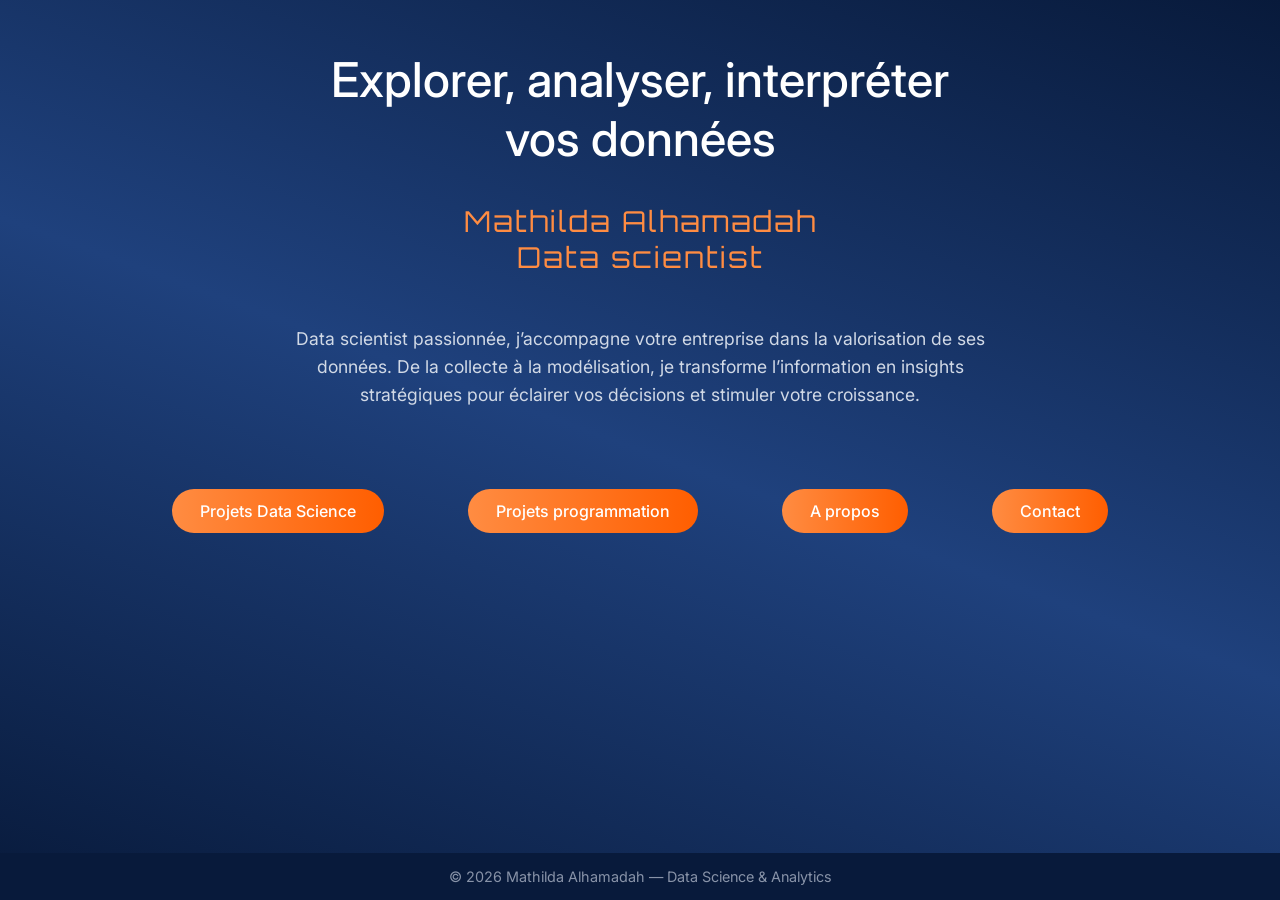
<file: index.html>
<!DOCTYPE html>
<html lang="fr">
<head>
  <meta charset="UTF-8">
  <meta name="viewport" content="width=device-width, initial-scale=1.0">
  <title>Mathilda Alhamadah | Data Scientist</title>
  <link rel="stylesheet" href="style.css"/>
  <link href="https://fonts.googleapis.com/css2?family=Orbitron:wght@400;600&family=Inter:wght@300;400;500&display=swap" rel="stylesheet">
</head>
<body>

  <div class="main">
    <div class="container">
      <h1>Explorer, analyser, interpréter <br> vos données</h1>
      <div class="tagline">Mathilda Alhamadah <br> Data scientist</div>

      <p class="description">
        Data scientist passionnée, j’accompagne votre entreprise dans la valorisation de ses données.
        De la collecte à la modélisation, je transforme l’information en insights stratégiques pour
        éclairer vos décisions et stimuler votre croissance.
      </p>
    </div>
  

      <!--Boutons-->
    <div class="boutons">
      <a href="Projets_data/Projets_data.html" class="cta">Projets Data Science</a>
      <a href="Projets_prog/projets_prog.html" class="cta">Projets programmation</a>
      <a href="A_propos/a_propos.html" class="cta">A propos</a>
      <a href="" class="cta">Contact</a>
    </div>
  </div>

    <div class="footer">
      © 2026 Mathilda Alhamadah — Data Science & Analytics
    </div>
  
</body>
</html>
</file>
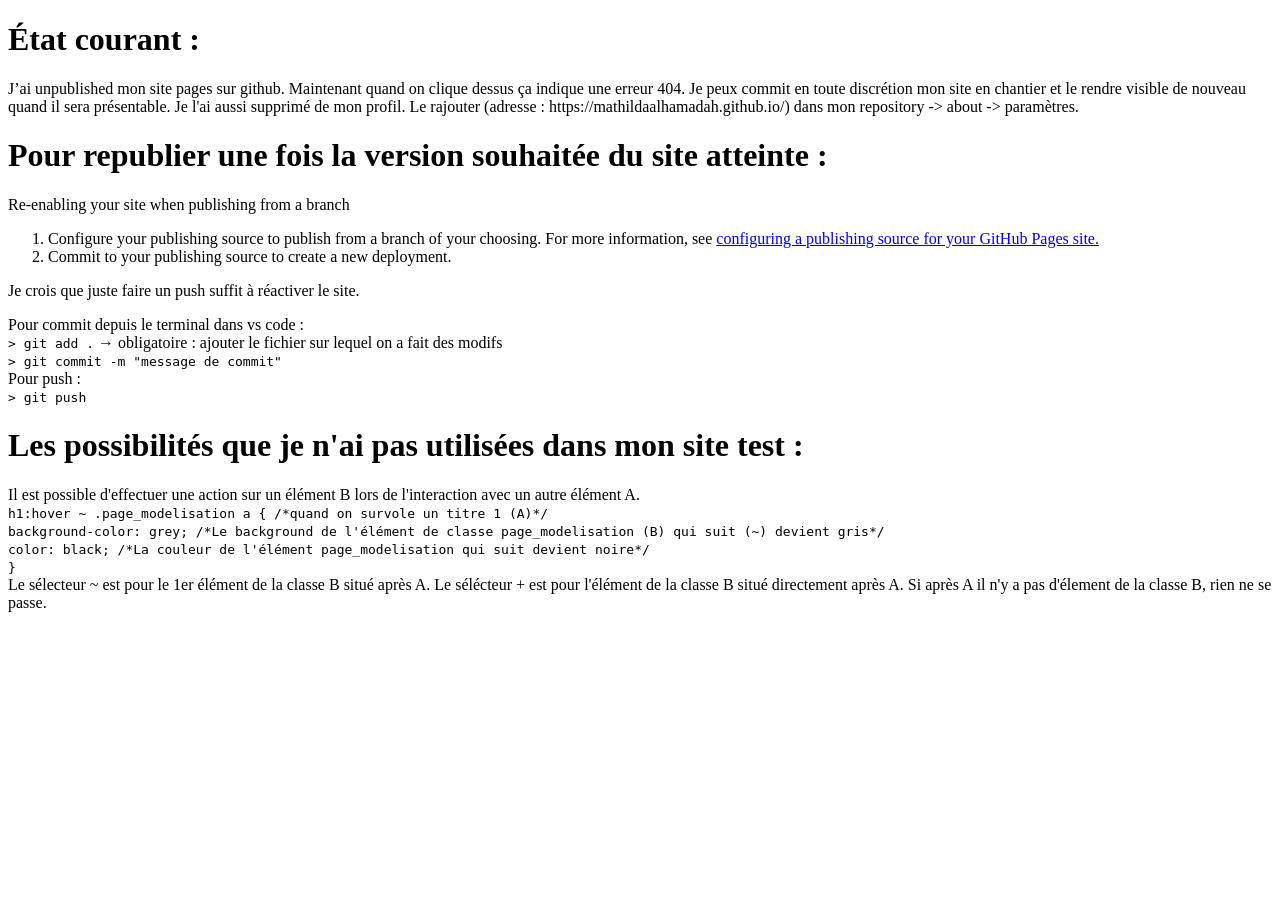
<file: how_to.html>
<!DOCTYPE html>
<html lang="en">
<head>
    <meta charset="UTF-8">
    <meta name="viewport" content="width=device-width, initial-scale=1.0">
    <title>Document</title>
</head>
<body>
    <h1>
        État courant :
    </h1>
    <p>
        J’ai unpublished mon site pages sur github. Maintenant quand on clique dessus ça indique une erreur 404. Je peux commit en toute discrétion mon site en chantier et le rendre visible de nouveau quand il sera présentable.
        Je l'ai aussi supprimé de mon profil. Le rajouter (adresse : https://mathildaalhamadah.github.io/) dans mon repository -> about -> paramètres.<br>
    </p>
    <h1>
        Pour republier une fois la version souhaitée du site atteinte :
    </h1>
    <p>
        Re-enabling your site when publishing from a branch
            <ol>
                <li>
                    Configure your publishing source to publish from a branch of your choosing. For more information, see <a href="https://docs.github.com/en/pages/getting-started-with-github-pages/configuring-a-publishing-source-for-your-github-pages-site#publishing-from-a-branch">configuring a publishing source for your GitHub Pages site.</a>
                </li>
                <li>
                    Commit to your publishing source to create a new deployment.
                </li>
            </ol>
            Je crois que juste faire un push suffit à réactiver le site. 
    </p>    
    <p>
        Pour commit depuis le terminal dans vs code : <br>
        <code>> git add .</code> → obligatoire : ajouter le fichier sur lequel on a fait des modifs <br>
        <code>> git commit -m "message de commit"</code> <br>
        Pour push : <br>
        <code>> git push </code>
    </p>    
    <h1>Les possibilités que je n'ai pas utilisées dans mon site test :</h1>
    <p>
        Il est possible d'effectuer une action sur un élément B lors de l'interaction avec un autre élément A. <br>
        <code>
            h1:hover ~ .page_modelisation a { /*quand on survole un titre 1 (A)*/ <br>
            background-color: grey; /*Le background de l'élément de classe page_modelisation (B) qui suit (~) devient gris*/ <br>
            color: black; /*La couleur de l'élément page_modelisation qui suit devient noire*/ <br>
            } <br>
        </code>
        Le sélecteur ~ est pour le 1er élément de la classe B situé après A. Le sélécteur + est pour l'élément de la classe B situé directement après A. Si après A il n'y a pas d'élement de la classe B, rien ne se passe.
    </p>
</body>
</html>
</file>
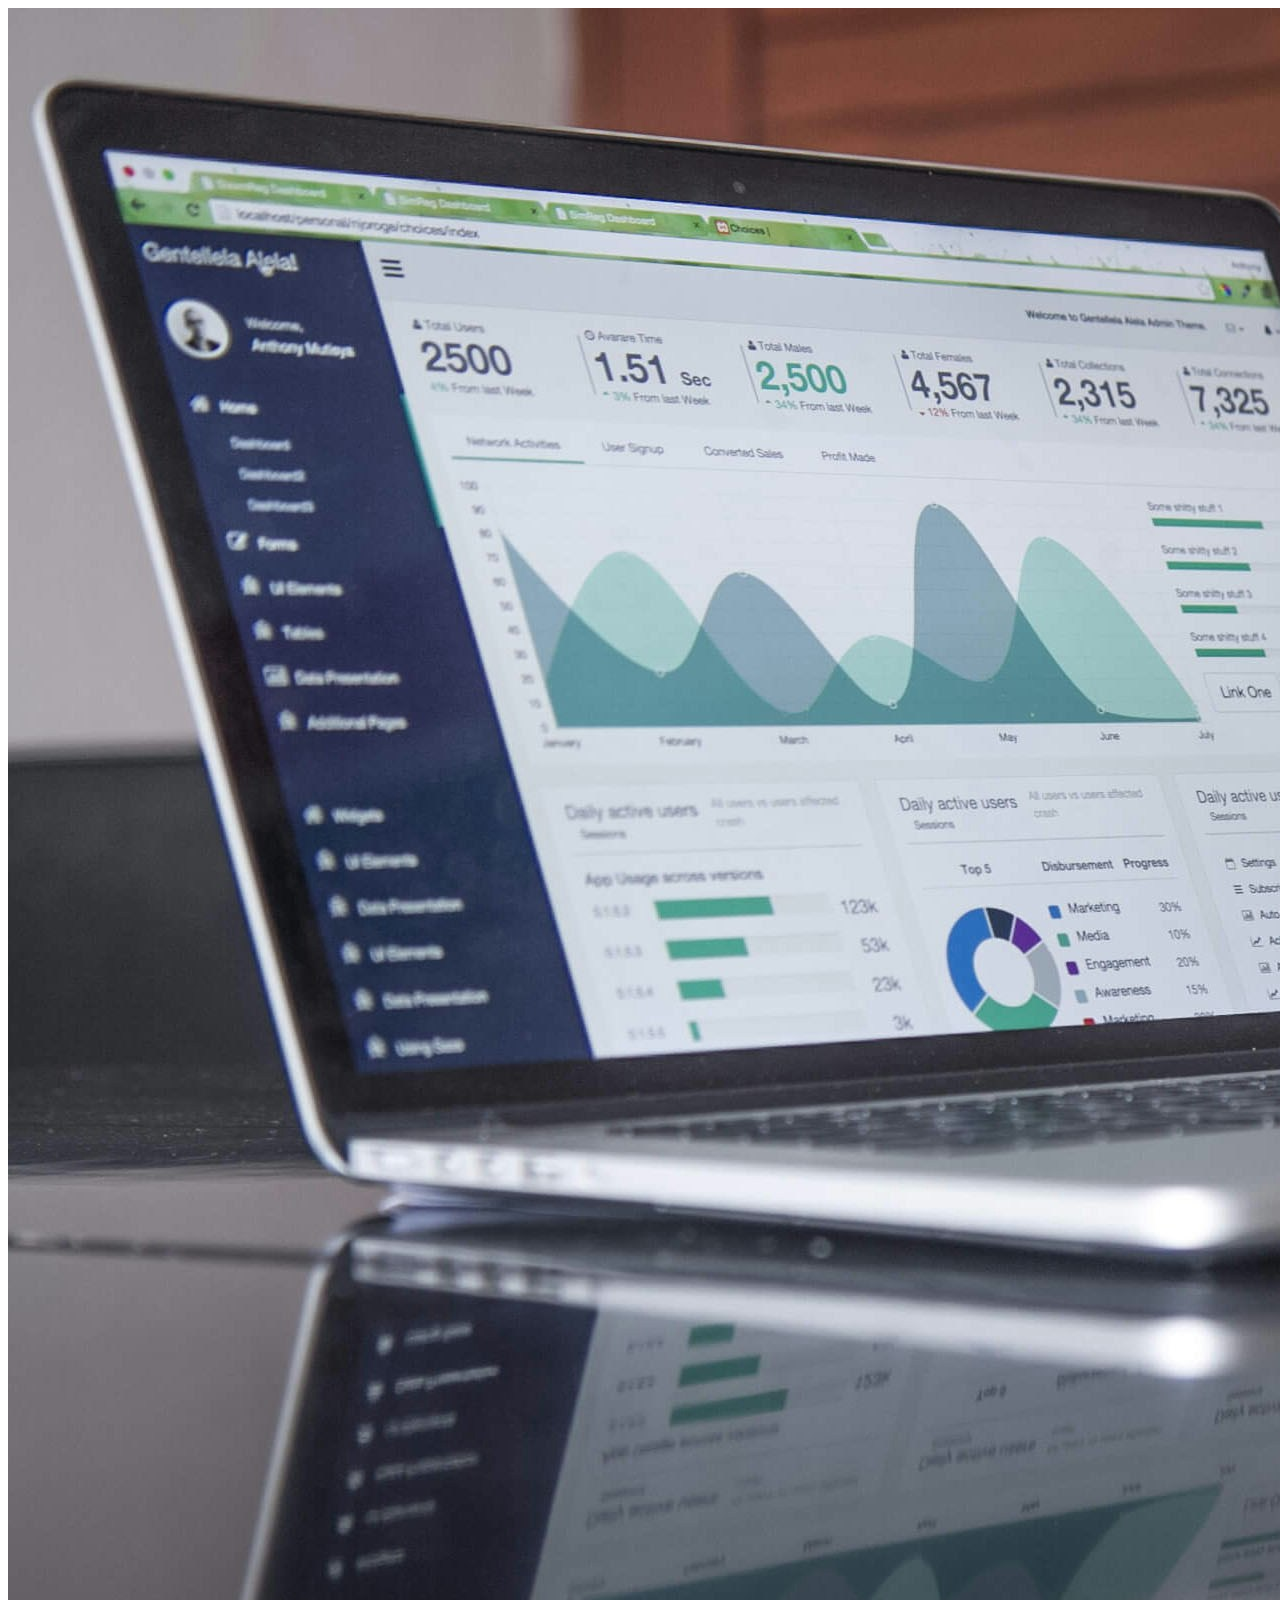
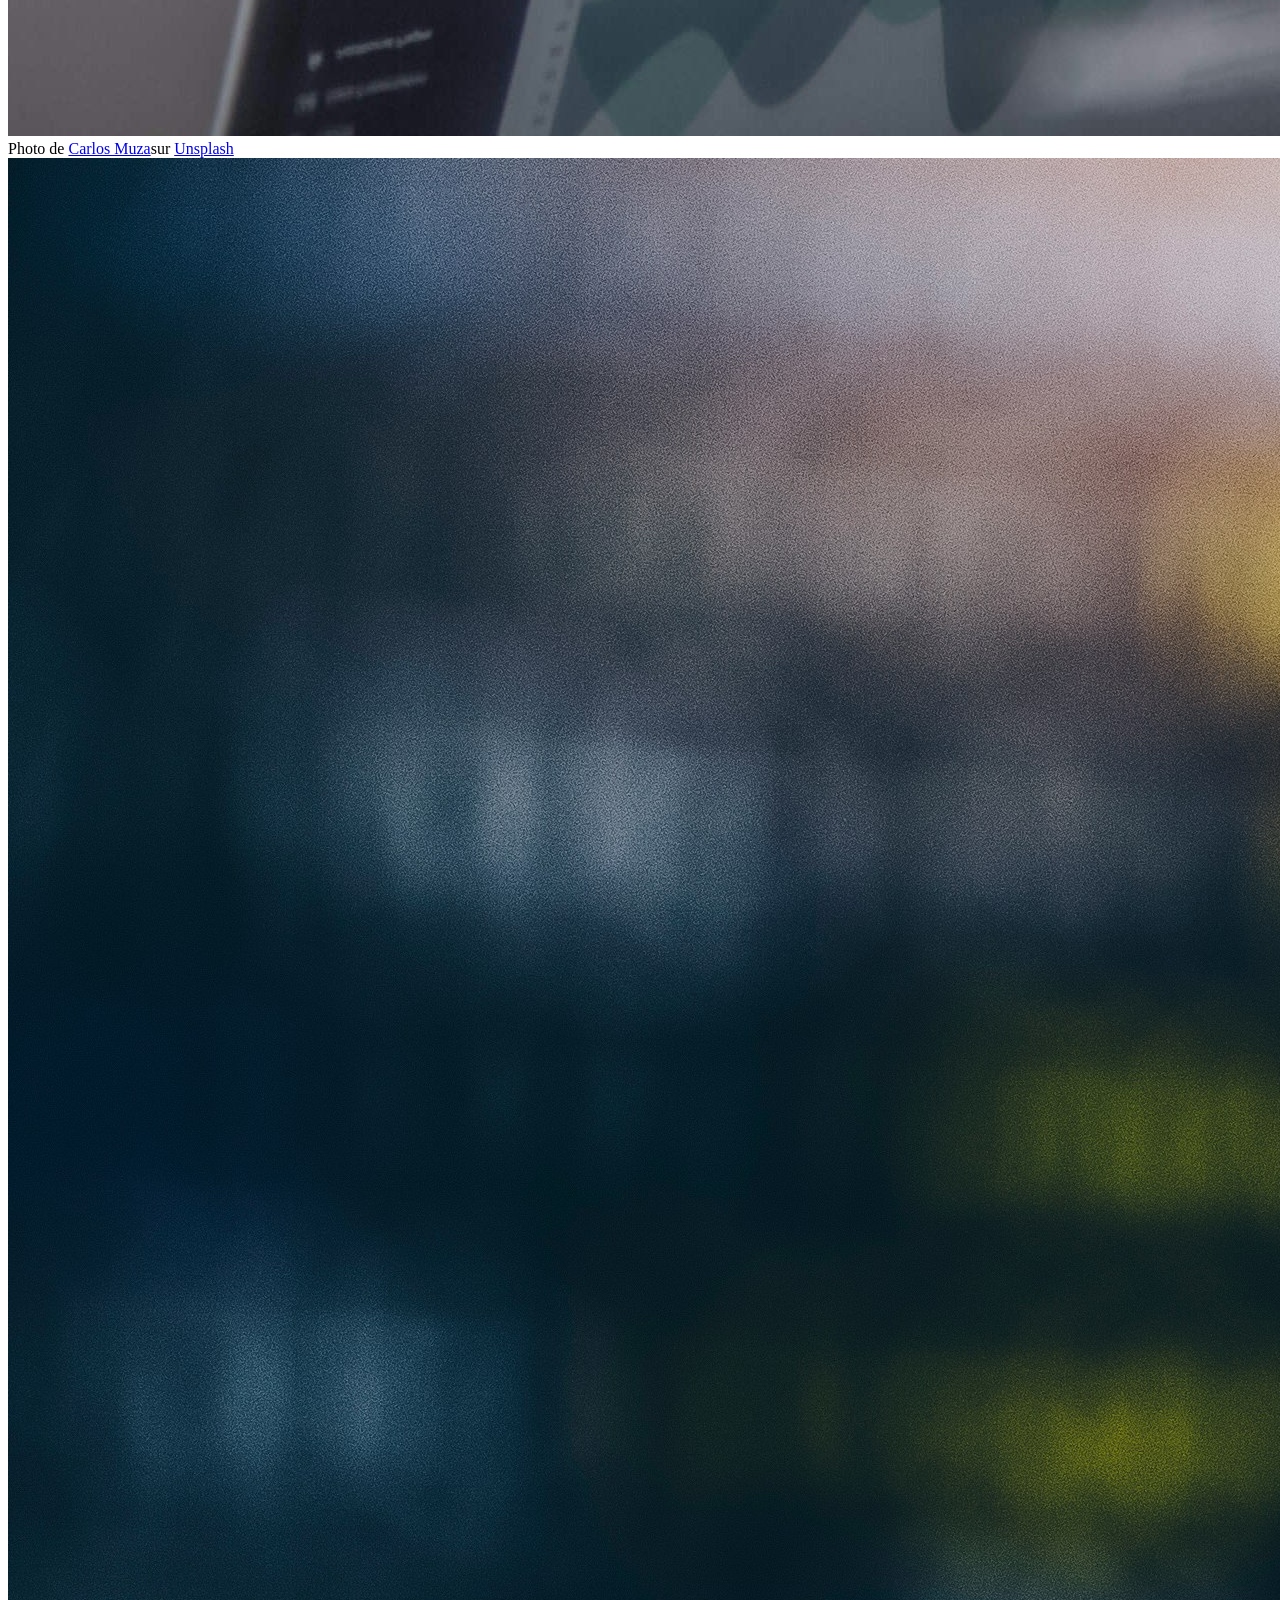
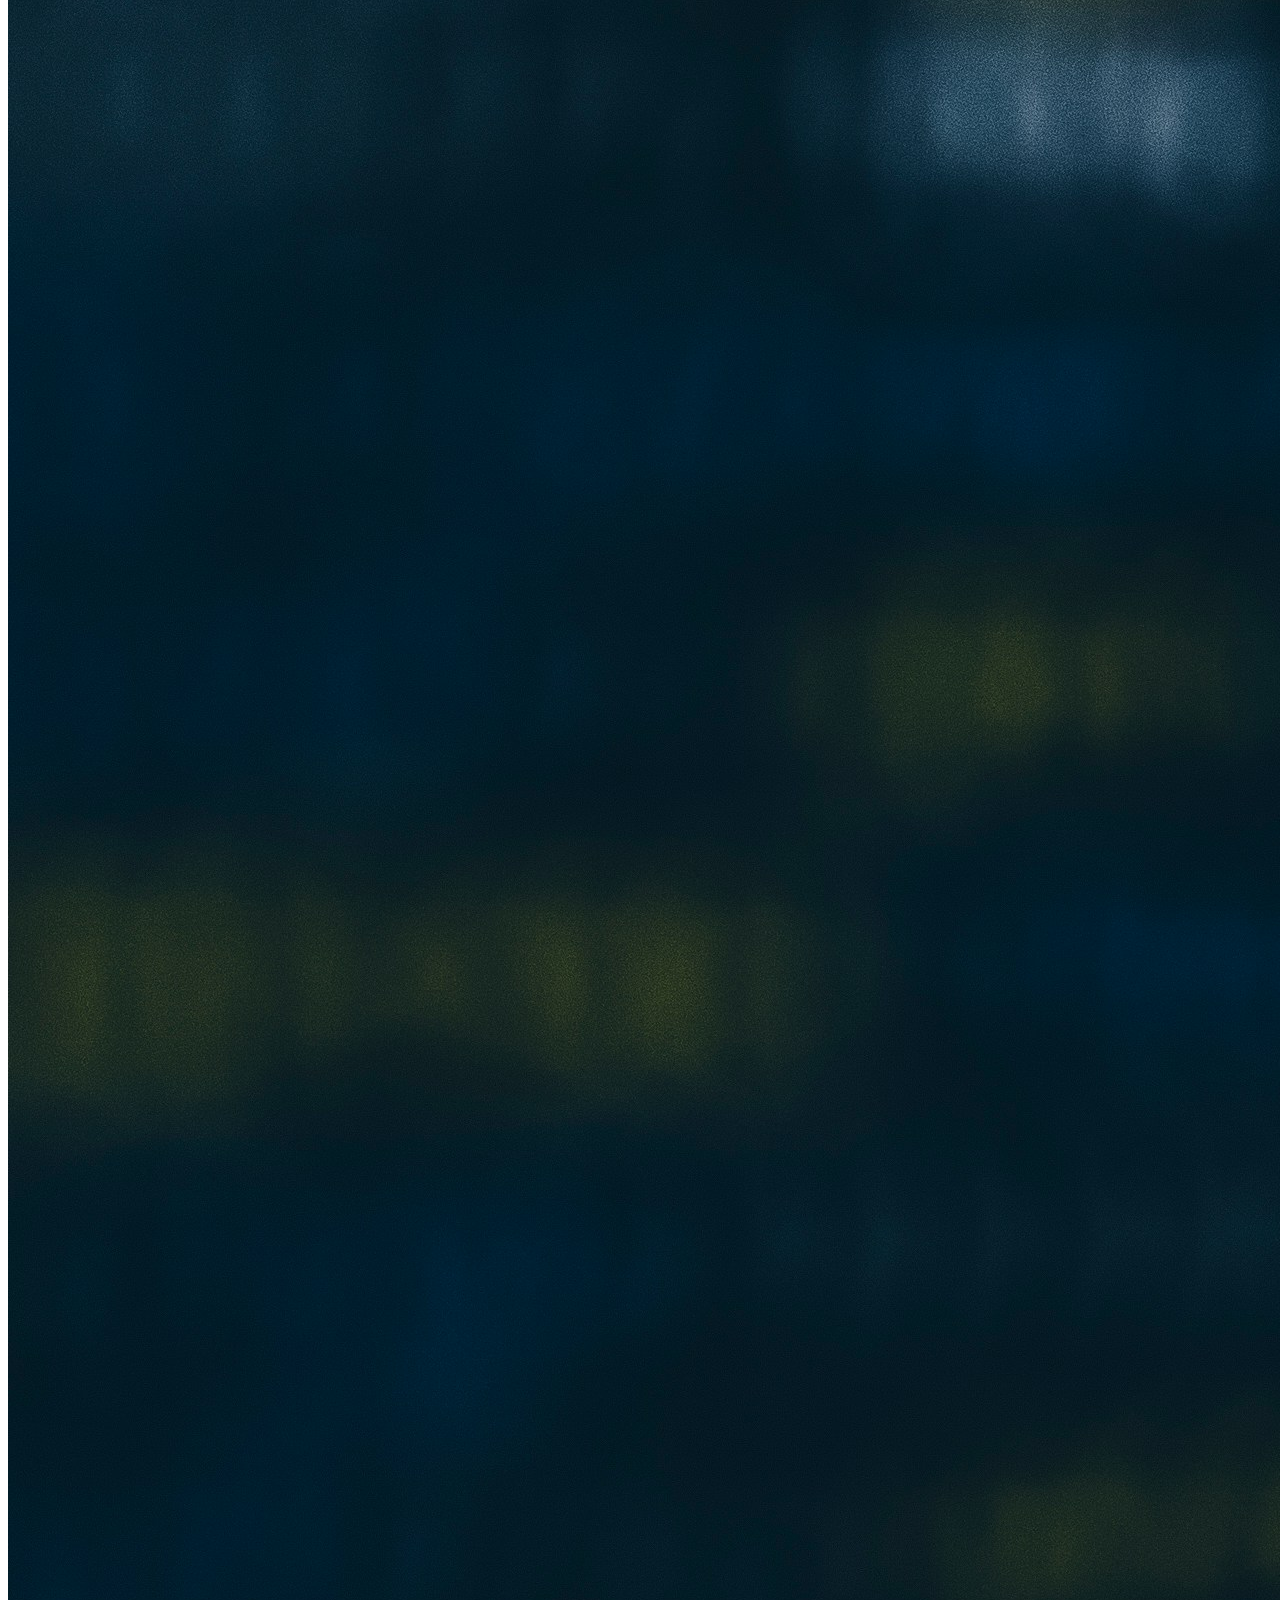
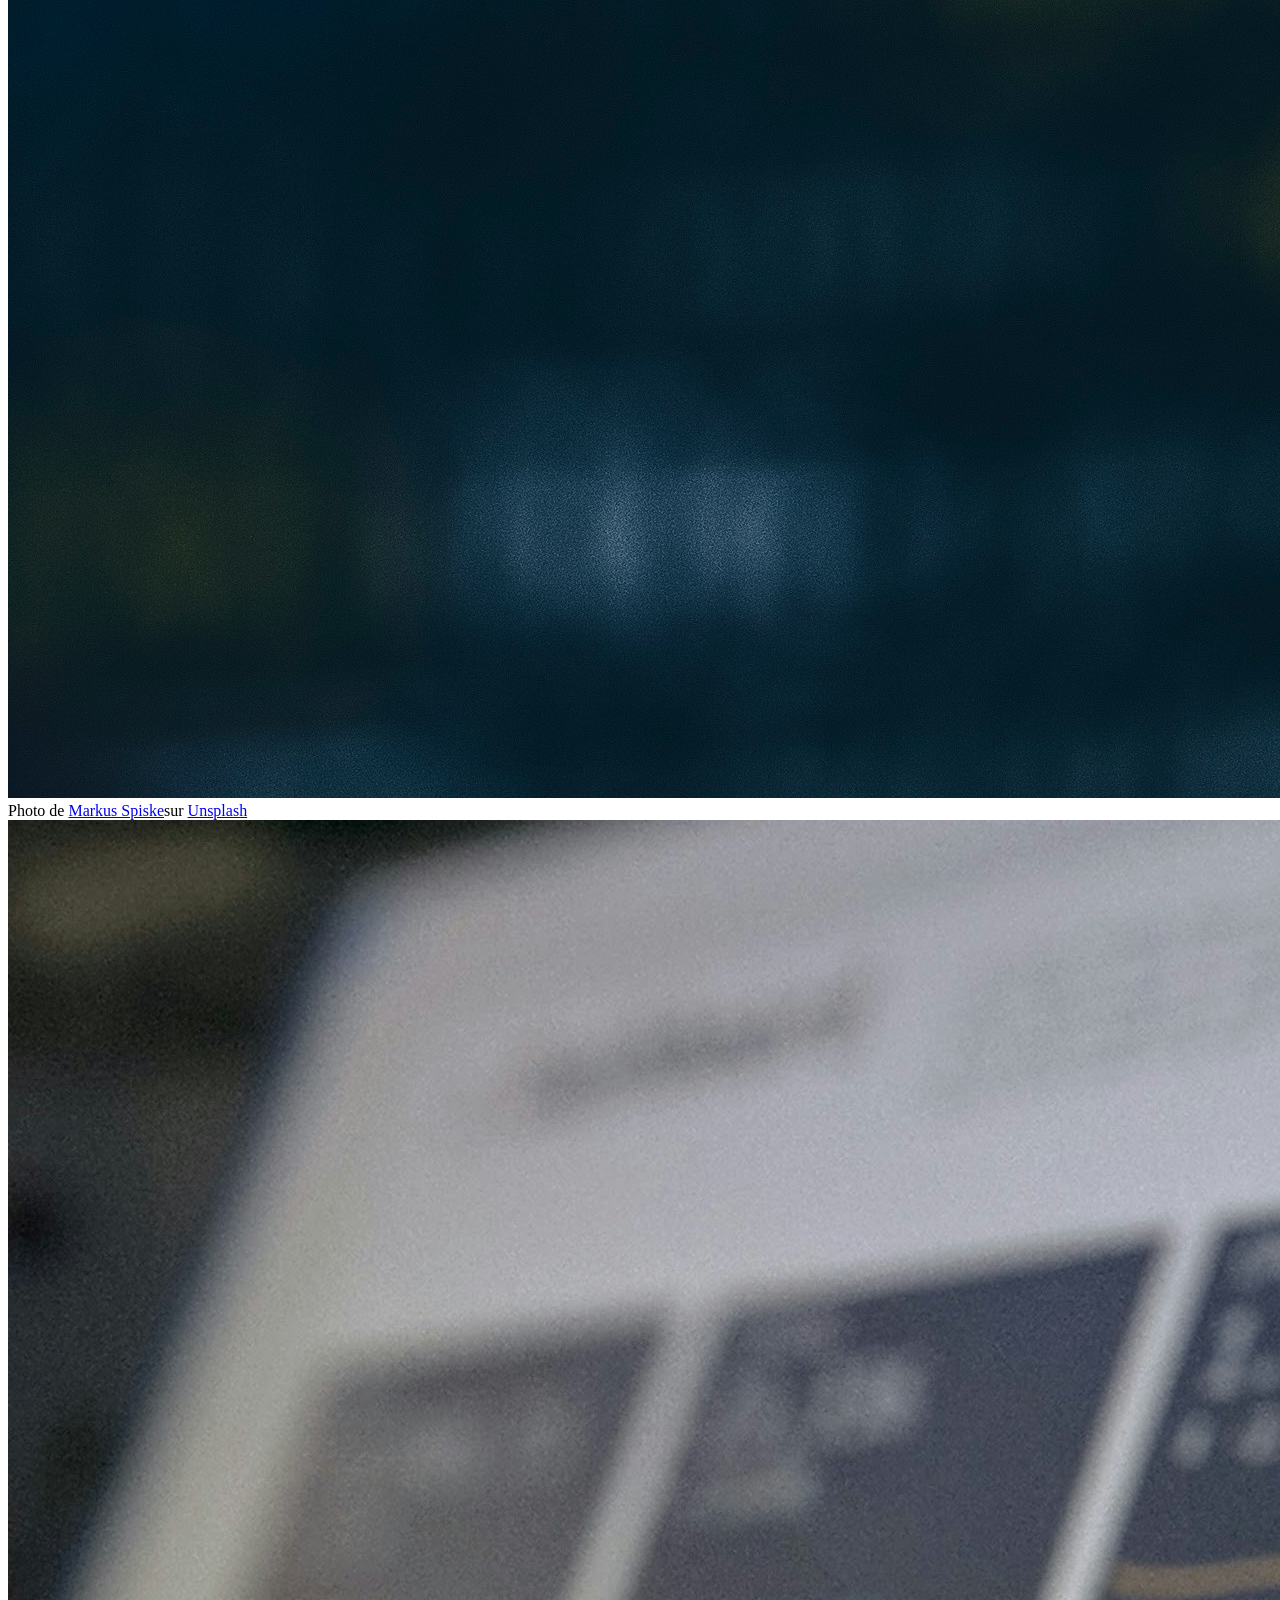
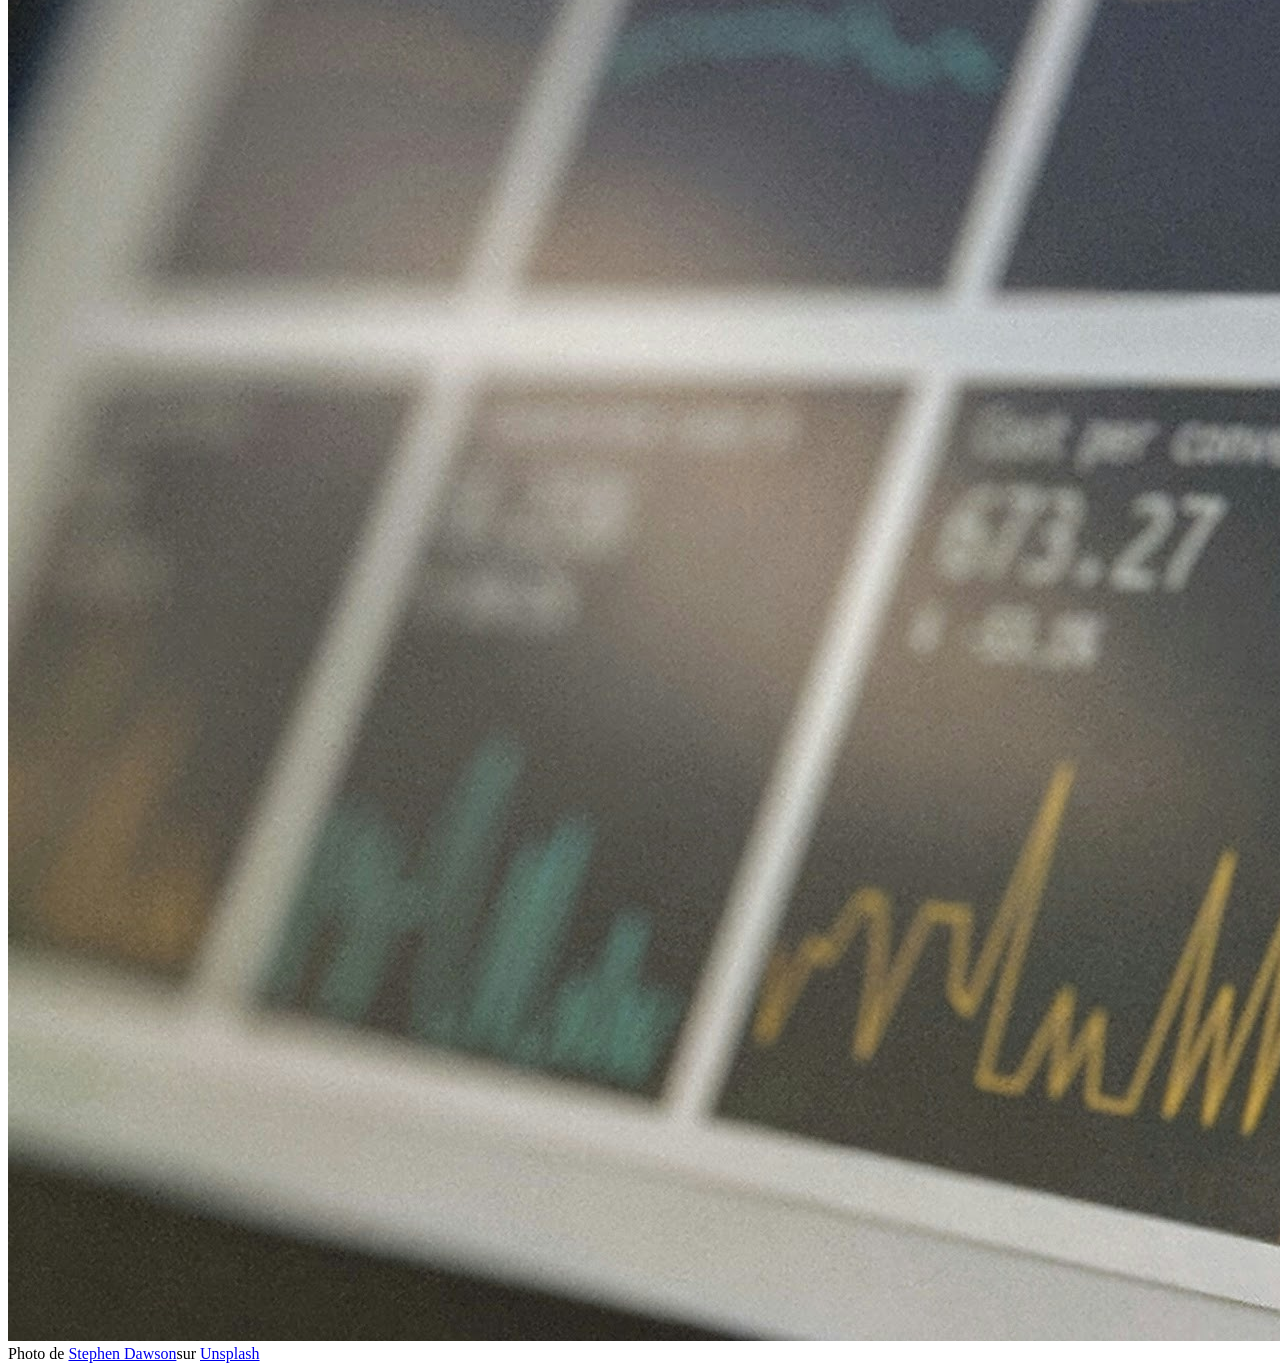
<file: References_photos.html>
<!DOCTYPE html>
<html lang="en">
<head>
    <meta charset="UTF-8">
    <meta name="viewport" content="width=device-width, initial-scale=1.0">
    <title>Références des images utilisées</title>
</head>
<body>
    <img src="Images/ordinateur_et_graphiques.jpg" />
    Photo de <a href="https://unsplash.com/fr/@kmuza?utm_source=unsplash&utm_medium=referral&utm_content=creditCopyText">Carlos Muza</a>sur <a href="https://unsplash.com/fr/photos/laptop-computer-on-glass-top-table-hpjSkU2UYSU?utm_source=unsplash&utm_medium=referral&utm_content=creditCopyText">Unsplash</a>
    <img src="Images/ecran_code_sombre.jpg"/>
    Photo de <a href="https://unsplash.com/fr/@markusspiske?utm_source=unsplash&utm_medium=referral&utm_content=creditCopyText">Markus Spiske</a>sur <a href="https://unsplash.com/fr/photos/capture-decran-de-codage-informatique-hvSr_CVecVI?utm_source=unsplash&utm_medium=referral&utm_content=creditCopyText">Unsplash</a>
    <img src="Images/ecran_variations_pourcentages.jpg"/>
    Photo de <a href="https://unsplash.com/fr/@dawson2406?utm_source=unsplash&utm_medium=referral&utm_content=creditCopyText">Stephen Dawson</a>sur <a href="https://unsplash.com/fr/photos/ecran-de-surveillance-active-qwtCeJ5cLYs?utm_source=unsplash&utm_medium=referral&utm_content=creditCopyText">Unsplash</a>
</body>
</html>
</file>
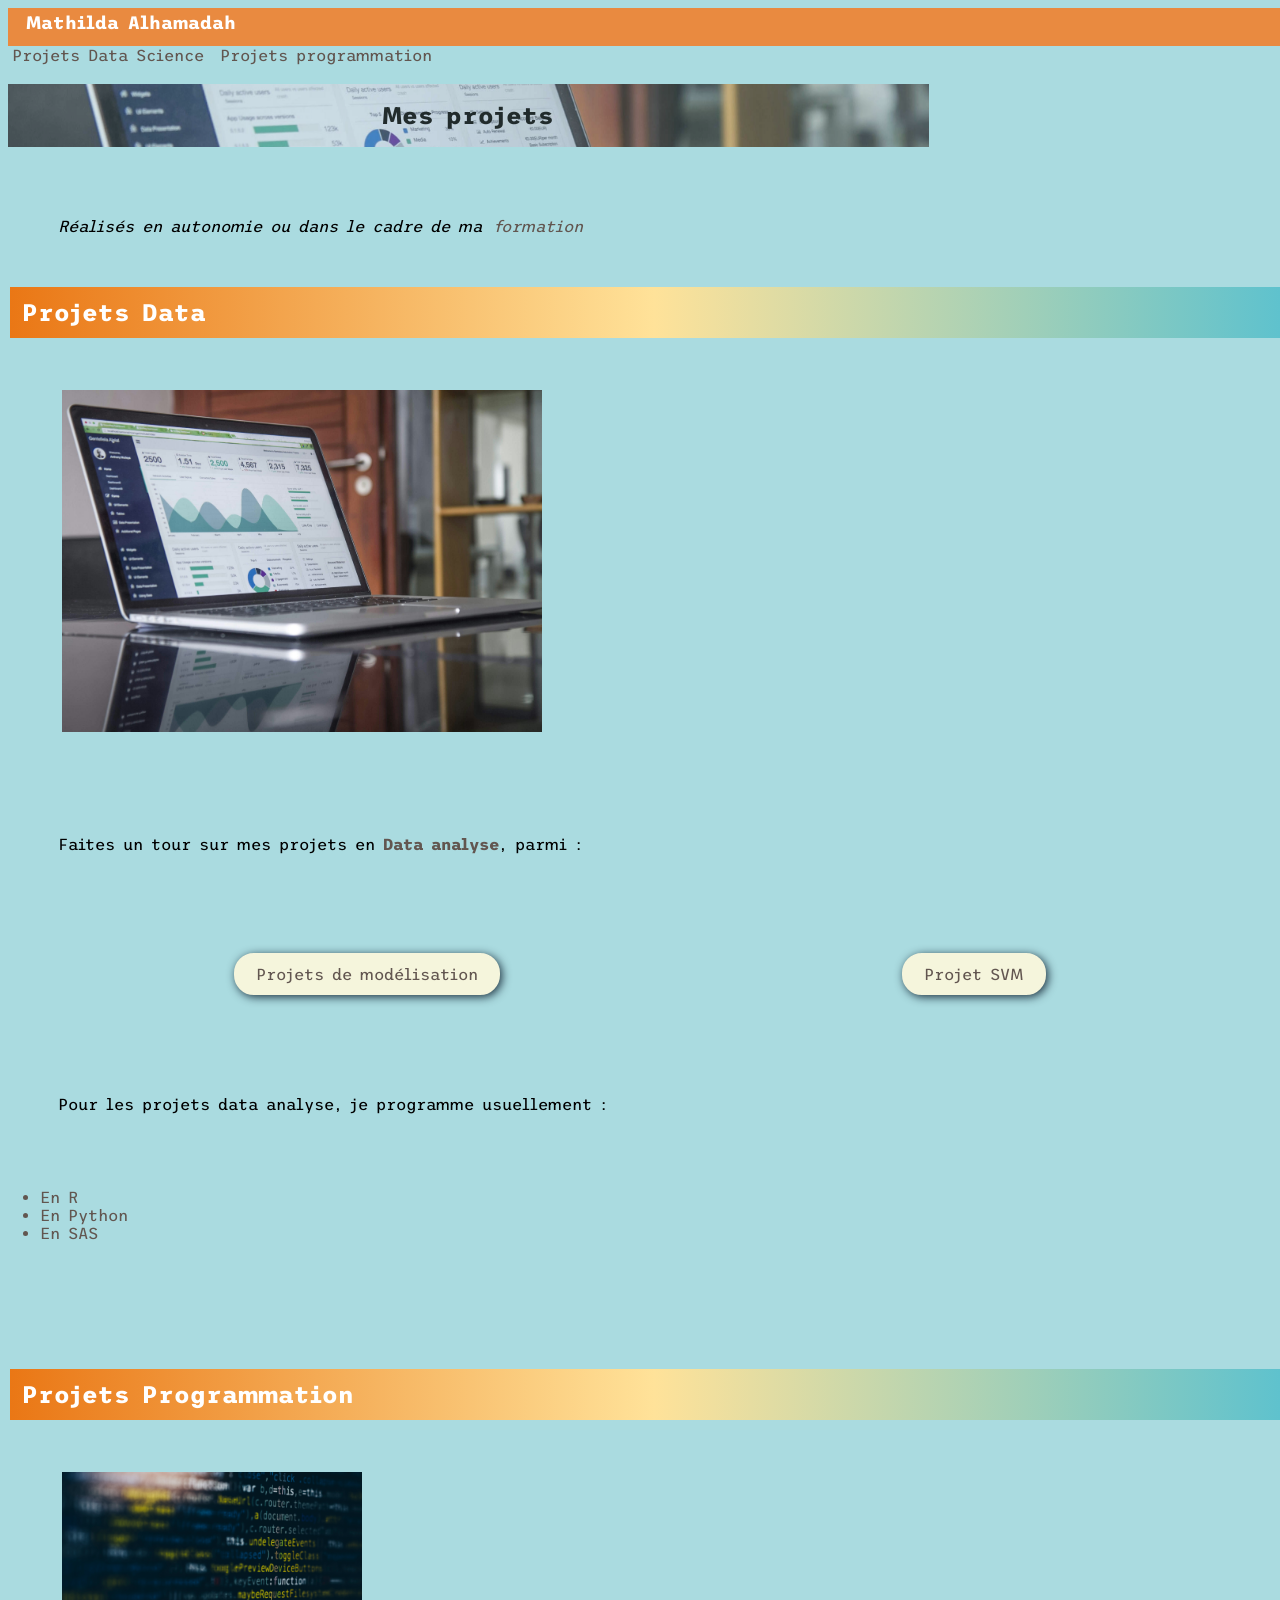
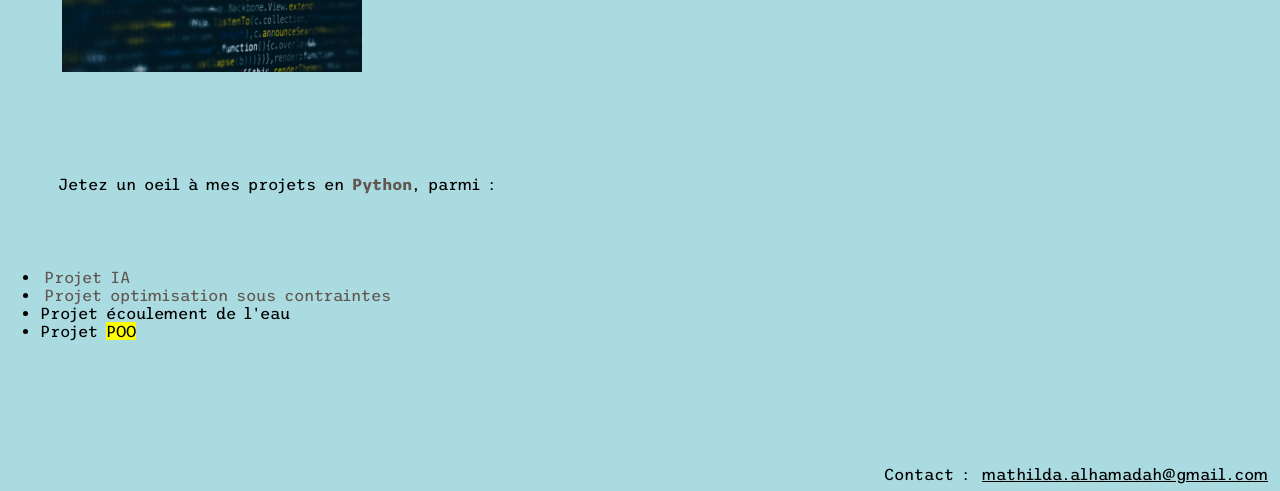
<file: old_version/old_index.html>
<!DOCTYPE html>
<html lang="fr">
<head>      <!---->
    <meta charset="UTF-8">      <!--encodage-->
    <meta name="viewport" content="width=device-width, initial-scale=1.0">
    <title>Mathilda Alhamadah | Data Scientist</title>       <!--titre onglet dans le navigateur-->
    <link rel="stylesheet" href="old_style.css"/>
    <link rel="preconnect" href="https://fonts.googleapis.com">
    <link rel="preconnect" href="https://fonts.gstatic.com" crossorigin>
    <link href="https://fonts.googleapis.com/css2?family=Roboto+Mono:ital,wght@0,100..700;1,100..700&family=Trispace:wght@100..800&display=swap" rel="stylesheet"> <!--Il faut ces 3 lignes de code pour charger la police qu'on veut depuis google. Pour l'utiliser c'est dans le CSS qu'on l'appelle-->
</head>
<body>      <!--Tout ce qui est affiché sur la page web-->

    <!--En-tête du site : présent sur toutes les pages--------------->
    <header>
        <div class="en_tete">
        Mathilda Alhamadah
        </div> 
    </header>

    <!--Onglets du site---------------------------------------------->
    <nav>
        <a href="../Projets_data/Projets_data.html">Projets Data Science</a>
        <a href="../Projets_prog/projets_prog.html">Projets programmation</a>
    </nav>

    <!--Corps du site-->
    <main>

    <section>
        <h1>Mes projets</h1>
            <p>
                <em>Réalisés en autonomie ou dans le cadre de ma <a href="../Docs/CV_Mathilda_Alhamadah_Data_Scientist.pdf" target="_blank">formation</a></em>
            </p>
    </section>

    <section>
        <h2>Projets Data</h2>
        <p>
            <a> <!--Pas besoin du href + lien parce que je l'ai mis dans onclick = window.open dans les propriétés de l'image. Comme target = "_blank" mais pour les images.-->
                <img src="Images/ordinateur_et_graphiques.jpg" alt="Ordinateur affichant différents graphiques"style="max-width: 40%; height: auto;" onclick="window.open('https://unsplash.com/fr/photos/laptop-computer-on-glass-top-table-hpjSkU2UYSU?utm_source=unsplash&utm_medium=referral&utm_content=creditCopyText', '_blank')"/>  <!--Ajout image avec description pour malvoyants et si l'image se charge mal + pour le référencement. Et title = l'infobulle qd on passe la souris.-->
            </a>
        </p>

        <p>
        Faites un tour sur mes projets en <span class="data_analyse"><strong>Data analyse</strong></span>, parmi : <!--span c'est juste pour englober un groupe de mots/ un bout de code ensemble. Rappel : strong c'est pour mettre en gras-->
        </p>

        <div class="container">
                <a class="bouton" href="../Projets_data/Modelisation.html" target="_blank">Projets de modélisation</a> <!-- target="_blank" pour ouvrir le lien dans un nouvel onglet-->

                <a class="bouton" href="../Projets_data/SVM.html" target="_blank">Projet SVM</a>
        </div>
        
        <p>
        Pour les projets data analyse, je programme usuellement :
            <ul class="liste_langages_prog"> <!--class c'est pour donner un nom à l'élément (ici liste) comme ça je peux l'appeler lui spécifiquement en css (pour le colorer par exemple)-->
                <li>En R</li>
                <li>En Python</li>
                <li>En SAS</li>
            </ul>
        </p>
    </section>

    <section>
        <h2>Projets Programmation</h2>
            <p>
                <a>
                    <img src="Images/ecran_code_sombre.jpg" alt="Écran contenant du code informatique sur fond sombre" style="max-width: 25%; height: auto;" onclick="window.open('https://unsplash.com/fr/photos/capture-decran-de-codage-informatique-hvSr_CVecVI?utm_source=unsplash&utm_medium=referral&utm_content=creditCopyText', '_blank')"/> <!--style c'est pour redimensionner l'image, ici en % c'est pour que ça soit par rapport à la taille d'un élément (celui ds lequel il est contenu style un en-tête) mais sinon on peut faire en pixels-->
                </a>
            </p>
            <p class="taille_moyenne">
                Jetez un oeil à mes projets en <span class="python"><strong>Python</strong></span>, parmi :
                <ul>
                    <li><a href="../Projets_prog/IA.html" target="_blank">Projet IA</a></li>
                    <li><a href="../Projets_prog/Opti.html" target="_blank">Projet optimisation sous contraintes</a></li>
                    <li>Projet écoulement de l'eau</li>
                    <li>Projet <mark>POO</mark></li>
                </ul>
            </p>
    </section>
    </main>

    <footer>
        <span class="contact">
            Contact : <span class="e_mail">
                <a href="mailto:mathilda.alhamadah@gmail.com">mathilda.alhamadah@gmail.com</a> <!--pas besoin de targer = _blank pour ouvrir le mail dans un nouvel onglet ! -->
            </span>
        </span>
    </footer>
</body>
</html>
</file>
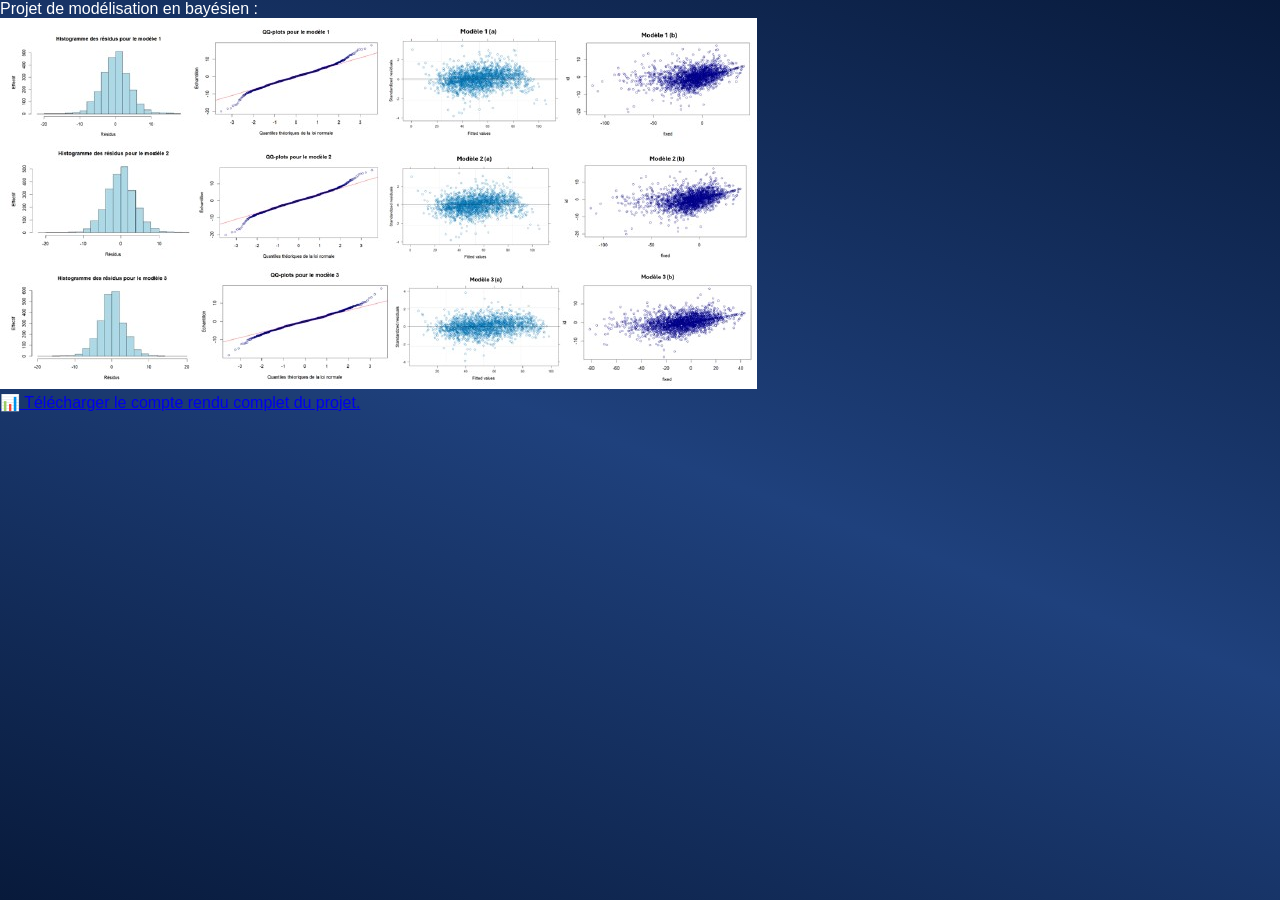
<file: Projets_data/Modelisation.html>
<!DOCTYPE html>
<html lang="en">
<head>
    <meta charset="UTF-8">
    <meta name="viewport" content="width=device-width, initial-scale=1.0">
    <title>Document</title>
    <link rel="stylesheet" href="../style.css"/>  <!--pour que le style soit le même sur cette page que défini par le css "style"-->
</head>
<body>
    <p>Projet de modélisation en bayésien :</p>
    <p>
        <a href="../Images/graphiques_adequation_modele_bayesien_zoom.jpg">
            <img src="../Images/graphiques_adequation_modele_bayesien.jpg"/>
        </a>
    </p>
    <a href="Projet_STA302_Darblade_Lafuente_Alhamadah.pdf">📊 Télécharger le compte rendu complet du projet.</a>
</body>
</html>
</file>
<file: style.css>
* {
      margin: 0;
      padding: 0;
      box-sizing: border-box;
    }

    body {
      font-family: 'Inter', sans-serif; /*police*/
      background: linear-gradient(20deg, #081a3b, #1f417d, #081a3b); /*fond en dégradé diagonal (135 degrés inclinaison*/
      color: #ffffff; /*couleur texte*/
      display: flex; 
      flex-direction: column; /*afficher les uns sous les autres je crois*/
      min-height: 100vh; /*prend toute la page*/
    }
 
    /*Pour page d'accueil : tout sauf le footer*/
    .main{
      display: flex;
      flex-direction: column;
      justify-content: flex-start;
      flex: 1; /*pour que le conteneur prenne tout l'espace vertical disponible. Attention : peut créer des espaces résiduels !*/
    }

    .container {
      max-width: 1000px; /*largeur de la textbox pour le texte du centre*/
      margin: 0 auto; /*pour centrer*/
      padding: 10 px 40px; /*décalage de la textbox par rapport au reste en haut et en bas */
      text-align: center; /*centrer*/
      display: flex;
      flex-direction: column;
    }

    h1 {
      font-size: 3rem; /*taille titre*/
      margin-top: 50px;
      margin-bottom: 35px; /*espace entre titre et mon nom*/
      font-weight: 500;/*type de gras du texte*/
    }

    /*liens*/
    a{
      align-items: center; /*centrer les liens*/
    }

    /*Mathilda Alhamadah + data scientist*/
    .tagline {
      font-family: 'Orbitron', sans-serif;
      font-size: 1.8rem; /*taille*/
      color: #ff8c42; /*couleur*/
      margin-bottom: 50px; /*espacement sous le texte*/
      letter-spacing: 2px; /*espacement entre les lettres*/
    }

    /*paragraphe description*/
    .description {
      font-size: 1.1rem; /*taille de la police*/
      color: #d1d9e6; /*couleur texte*/
      line-height: 1.6; /*espacement entre les lignes*/
      max-width: 700px; /*largeur de la textbox*/
      margin: 0 auto 40px; /*espace à laisser sous le texte*/
    }

    /*boutons*/
    .cta {
      display: inline-block;
      padding: 12px 28px; /*hauteur et largeur du bouton*/
      border-radius: 30px; /*arrondi des angles*/
      background: linear-gradient(90deg, #ff8c42, #ff5e00); /*dégradé couleur*/
      color: white; /*couleur texte*/
      text-decoration: none; /*pas de soulignement texte*/
      font-weight: 500; /*type de gras du texte*/
      transition: transform 0.2s ease, box-shadow 0.2s ease;
    }

    .cta:hover { /*au survol du bouton*/
      transform: translateY(-2px); /*faire qu'il remonte un peu*/
      box-shadow: 0 8px 20px rgba(255, 140, 66, 0.3); /*ombre*/
    }

    .boutons {
      width: 100%; /*répartis sur toute la page*/
      max-width: 1100px; /*mais quand même pas au-delà de 1200 px*/
      padding: 40px; /*décalage des boutons par rapport au bas*/
      margin: 0 auto; /*centrer (pas utile ici pcq redites dans le code je crois)*/
      display: flex;
      justify-content: space-around; /*espacer régulièrement les boutons*/
    }

    /*Pied de page*/
    .footer {
      font-size: 0.9rem; /*taille de la police*/
      text-align: center; /*centrer le texte*/
      color: #8893a8;
      align-items: center;
      justify-content: center;
      background-color: #081a3b;
      padding: 15px 0; /*largeur bandeau du bas*/

    }
</file>
<file: old_version/old_style.css>
/*Titres************************/

.en_tete{
    text-align: left;
    font-size: large;
    font-weight: bold;
    background-color: #e98a40;
    color: white;
    width: 100%; /*pour que l'en-tête prenne pas toute la largeur de la page*/
    margin: auto; /*centrer l'en-tête*/
    padding-bottom: 0.75em;
    padding-top: 0.25em;
    padding-left: 1em;
}

h1{
    text-align: center;
    background-color: white; /*Couleur de fond pour le titre uniquement*/
    background-image: url("Images/ordinateur_et_graphiques.jpg"); /*Indiquer la position par rapport au fichier CSS et pas html ! Pour moi ça change rien pcq les 2 sont au même endroit*/
    padding: 0.75em; /*marge, pour que l'encart du titre soit plus gros*/
    background-size: cover; /*pour que l'image couvre toute la largeur de la page*/
    background-position: center; /*pour que la partie qui s'affiche de l'image soit au centre*/
    opacity: 0.8; /*titre et image un peu transparents*/
    width: 70%;
    ;
}

h2{
    color: white; /*texte en blanc*/
    padding: 0.5em; /*que ça soit un peu gros*/
    background: linear-gradient(to right, #ea7715, #ffe299, #5ac1cf); /*dégradé de 3 couleurs qui va vers la droite*/
    border: 2px solid #aadbe0; /*bordure*/
    width: 100%; /*toute la largeur de l'écran*/
    margin: auto; /*centré*/
}

/*Corps de texte*******************************/

body {
  font-family: "Trispace", sans-serif; /*Appliquer la police chargée dans le html à tout le site*/
  font-size: medium;
  background-color: #aadbe0; /*Couleur de fond pour toute la page*/
}

p{
    color: black; /* tout le texte du html qui est dans un paragraphe <p> sera en bleu. Le texte pas dans un <p> sera pas en bleu !*/
    background-color: #aadbe0; /*couleur autour du texte*/
    font-size: medium;  /*choisir la taille de façon relative*/
    margin: 50px; /*avoir une marge de chaque côté de la page*/
    padding: 50px; /*avoir une marge dans chaque bloc paragraphe*/
    width: 95%;
    margin: auto;
}

ul{
    width: 95%;
    margin: auto;
    padding: 25px;
}

.container{  /*s'applique aux containers = par exemple mes balises <div class="container">*/
    display: flex; /*dire aux blocs qu'on va choisir où ils se mettent (par défaut : les uns à côté des autres)*/
    gap: 50px; /*l'espace entre les 2 boutons*/
    padding: 50px;
    justify-content: space-around;
}

img:hover { /*s'applique au survol d'une image avec la souris*/
    opacity:0.7
}

/*liens hypertextes****************************/

a{
    text-decoration: none; /*pas souligné*/
    color: #625650 ;
    border-radius: 20px 20px 20px 20px / 20px 20px 20px 20px; /*arrondi*/
    padding: 0.25em;
}

a:hover { /*s'applique au survol d'un lien hypertexte*/
    color: #fbeccd;
    background-color: #625650;

}

a:active { /*s'applique au clic d'un lien hypertexte*/
    color: #fbeccd;
}

a:focus { /*s'applique à la sélection d'un lien quand on clique sur tab pour naviguer entre tous les liens*/
    outline-color: #542c19;
}

/*Boutons vers les projets*********************/

.bouton{
    background-color: beige; /*arrière-plan du texte beige*/
    border:2px solid beige; /*bordure 2 pixels ligne continue même couleur que mon background pour que ça fasse comme un bouton*/
    border-radius: 20px 20px 20px 20px / 20px 20px 20px 20px ; /*arrondi des angles personnalisé pour forme de bouton originale */
    box-shadow: 2px 2px 10px rgb(29, 49, 63); /*ombre de l'encadré : décalage à droite, décalage en bas, largeur générale de l'ombre*/
    padding: 10px 20px; /*hauteur de rectangle en em = nombre de fois taille du texte. possible aussi en pixels*/
    display: inline-block;
}

.bouton a{ /* "a" pour modifier directement les propriétés du lien hypertexte*/
    color: black; /*noir au lieu de bleu*/
    text-decoration: none; /*enlever soulignement*/
}

.bouton:hover a{ /*au survol texte en bleu*/
    color: #fbeccd;
    background-color: #11294d;
}


/*Autres span à la mise en page spécifiques*********************/

.liste_langages_prog{
    color: #625650;  /*colorer spécifiquement ma liste de langages de prog*/
}

.data_analyse{
    color: #625650 ; /*colorer ce mot spécifique*/
}

.python{
    color: #625650 ;
}

/*e-mail****************************/

.e_mail a { /*on met "a" pour cibler directement le lien, pcq sinon le fait que ça soit un lien (bleu et souligné) écrase les autres propriétés de mise en forme*/
    text-decoration: underline; /*j'ai souligné l'e-mail mais c'est déjà souligné avec le lien hypertexte*/
    color: black;
}

.e_mail:hover a { /*au survol du lien e-mail il devient bleu*/
    color: #542c19;
}

.contact{
    display: block; /*parce qu'on a sélectionné avec span, mais normalement on peut pas sélectionner toute une ligne comme ça alors il faut transformer la sélection en bloc pour pouvoir le mettre à droite*/
    text-align: right; /*mettre le texte à droite*/
}
</file>
